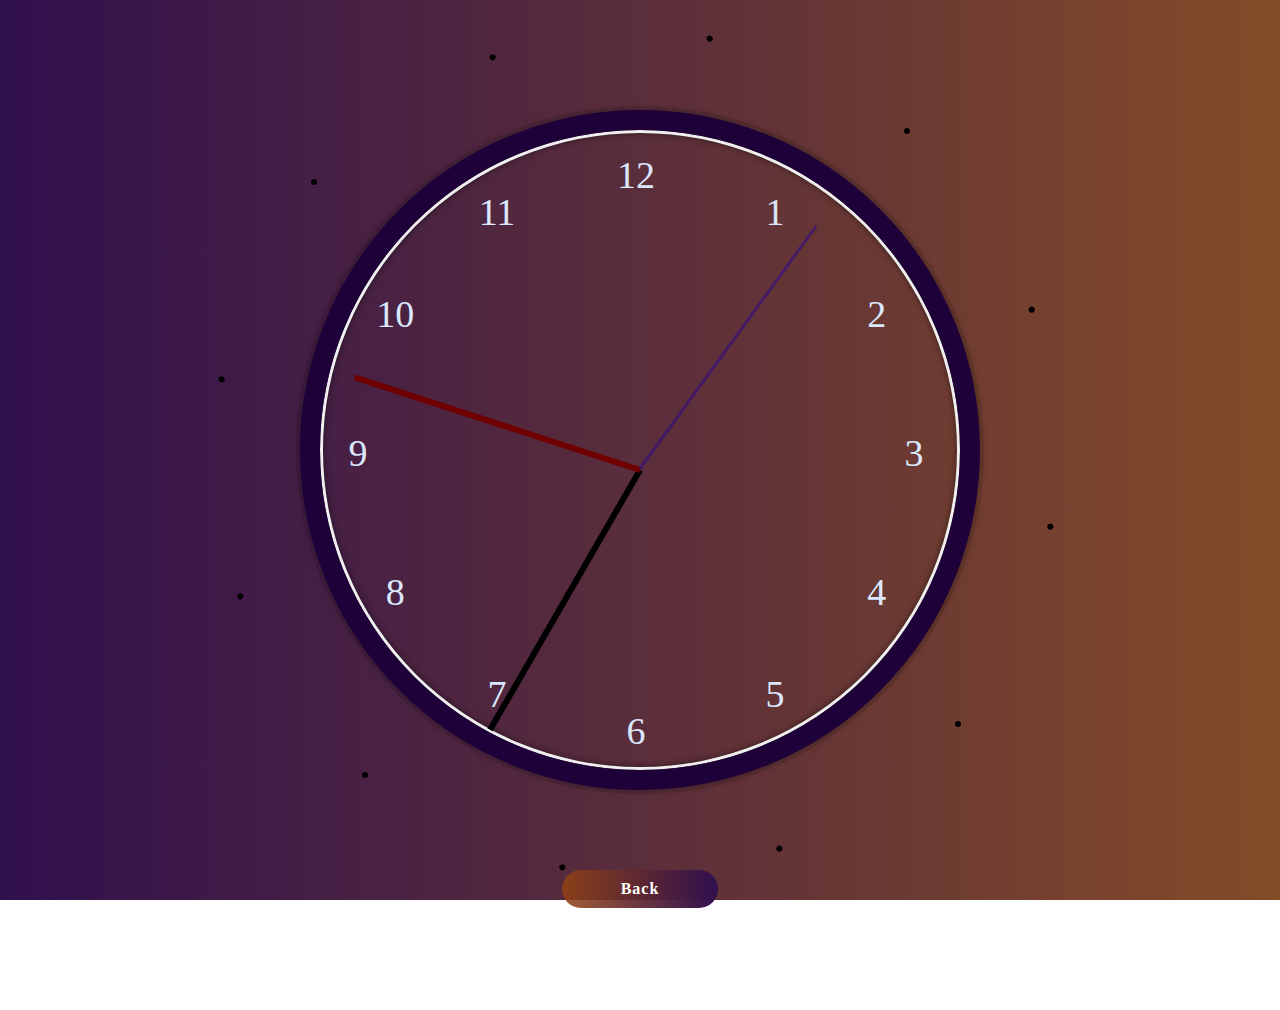
<file: Clock2.html>
<!DOCTYPE html>
<html lang="en">
<head>
  <meta charset="UTF-8">
  <title>Analog Clock</title>
</head>
<body>


    <div class="clock">
      <div class="clock-face">
        <div class="hand hour-hand"></div>
        <div class="hand min-hand"></div>
        <div class="hand second-hand"></div>
        <ul id="clock">
          <li class="numbers"><span>1</span></li>
          <li class="numbers"><span>2</span></li>
          <li class="numbers"><span>3</span></li>
          <li class="numbers"><span>4</span></li>
          <li class="numbers"><span>5</span></li>
          <li class="numbers"><span>6</span></li>
          <li class="numbers"><span>7</span></li>
          <li class="numbers"><span>8</span></li>
          <li class="numbers"><span>9</span></li>
          <li class="numbers"><span>10</span></li>
          <li class="numbers"><span>11</span></li>
          <li class="numbers"><span>12</span></li>
        
      </ul>
      </div>
      <a href="web2.html" class="btn">Back</a>

    </div>


  <style>
    html {
      background: white;
      background-size: cover;
      font-family: 'helvetica neue';
      text-align: center;
      font-size: 10px;
    }

    body {
      margin: 0;
      font-size: 2rem;
      display: flex;
      flex: 1;
      min-height: 100vh;
      align-items: center;
      background: linear-gradient(to right, rgb(48, 16, 78), #702d03da);

    }

.numbers {
  position: absolute;
  width: 100%;
  height: 100%;
  padding: 1%;
  text-align: center;
  margin-left: -5rem;
  margin-top: -2rem;
}
.numbers span {
  display: block;
  color: #dbe7fd;
  font-size: 38px;
  
}
.numbers:nth-child(1) {
  transform: rotate(30deg);
}
.numbers:nth-child(1) span {
  transform: rotate(-30deg);
}
.numbers:nth-child(2) {
  transform: rotate(60deg);
}
.numbers:nth-child(2) span {
  transform: rotate(-60deg);
}
.numbers:nth-child(3) {
  transform: rotate(90deg);
}
.numbers:nth-child(3) span {
  transform: rotate(-90deg);
}
.numbers:nth-child(4) {
  transform: rotate(120deg);
}
.numbers:nth-child(4) span {
  transform: rotate(-120deg);
}
.numbers:nth-child(5) {
  transform: rotate(150deg);
}
.numbers:nth-child(5) span {
  transform: rotate(-150deg);
}
.numbers:nth-child(6) {
  transform: rotate(180deg);
}
.numbers:nth-child(6) span {
  transform: rotate(-180deg);
}
.numbers:nth-child(7) {
  transform: rotate(210deg);
}
.numbers:nth-child(7) span {
  transform: rotate(-210deg);
}
.numbers:nth-child(8) {
  transform: rotate(240deg);
}
.numbers:nth-child(8) span {
  transform: rotate(-240deg);
}
.numbers:nth-child(9) {
  transform: rotate(270deg);
}
.numbers:nth-child(9) span {
  transform: rotate(-270deg);
}
.numbers:nth-child(10) {
  transform: rotate(300deg);
}
.numbers:nth-child(10) span {
  transform: rotate(-300deg);
}
.numbers:nth-child(11) {
  transform: rotate(330deg);
}
.numbers:nth-child(11) span {
  transform: rotate(-330deg);
}

    .clock {
      width: 60rem;
      height: 60rem;
      border: 20px solid rgb(30, 1, 56);
      border-radius: 50%;
      margin: 50px auto;
      position: relative;
      padding: 2rem;
      box-shadow:
        0 0 0 4px rgba(0,0,0,0.1),
        inset 0 0 0 3px #EFEFEF,
        inset 0 0 10px black,
        0 0 10px rgba(0,0,0,0.2);
    }

    .clock-face {
      position: relative;
      width: 100%;
      height: 100%;
      transform: translateY(-3px); /* account for the height of the clock hands */
    }
    .hand {
      width: 50%;
      height: 6px;
      background: black;
      position: absolute;
      top: 50%;
      transform-origin: 100%;
      transform: rotate(90deg);
      transition: all 0.4s;
    }
    .second-hand{
        background-color: rgba(51, 12, 135, 0.592);
        transition:0.4s;
        height: 3px;
    }
    .hour-hand{
        transition:0.4s;
    }
    .min-hand{
        transition:0.4s;
        background-color: rgb(112, 0, 0);
    }


    a {
            text-decoration: none;
            margin-top: 10rem;
            justify-content: center;
            width: 10rem;
            
           
        }

        .btn{
            display: inline-block;
            padding: 1rem 2.8rem;
            background: var(--main-color) ;
            border-radius: 5rem;
            box-shadow: 1rem var(--main-color) ;
            font-size: 1.6rem;
            color: white;
            letter-spacing: .1rem;
            font-weight: 600;
            transition: .5s ease;
            background: linear-gradient(to left, rgb(48, 16, 78), #934311da);
        }


        .btn:hover {
            background: #7f5af0;
            color: #fff;
            border-radius: 10px;
            box-shadow: 0 0 5px #7f5af0,
                        0 0 25px #7f5af0,
                        0 0 50px #7f5af0,
                        0 0 100px #7f5af0;

        }
  </style>

  <script>

    let minHand = document.querySelector('.min-hand');
    let hourHand = document.querySelector('.hour-hand');
    let secHand = document.querySelector('.second-hand');
    function clock(){
        let time = new Date();
        let hrs = time.getHours();
        let mins = time.getMinutes();
        hrs = (((hrs*60)/12)*6)+90;   
        hourHand.style.transform = `rotate(${hrs}deg)`;
        
        mins=(mins*6)+90;
        minHand.style.transform = `rotate(${mins}deg)`;

        let sec = time.getSeconds();
        sec = (sec*6)+90;
        secHand.style.transform = `rotate(${sec}deg)`;
    }
    setInterval(clock,1000)
    clock();
  </script>
</body>
</html>
</file>
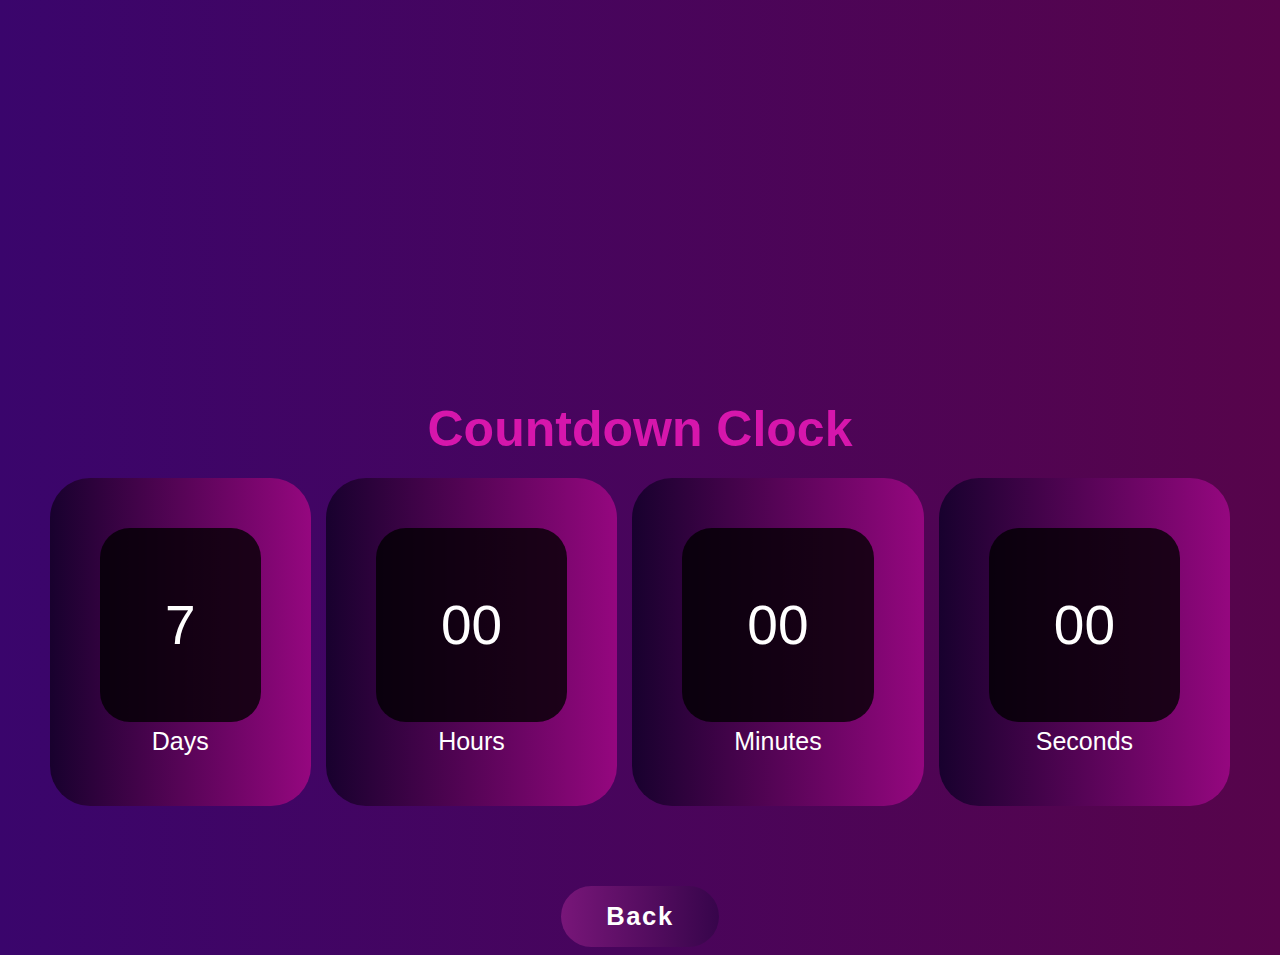
<file: Countdown.html>
<!DOCTYPE html>
<html lang="en">
<head>
    <meta charset="UTF-8">
    <meta name="viewport" content="width=device-width, initial-scale=1.0">
    <meta http-equiv="X-UA-Compatible" content="ie=edge">
    <meta name="description" content="holiday count down calculator">
    <title>Countdown</title>

    <style>
        body{
            text-align: center;
            margin-top: 25rem;
            background: linear-gradient(to right, rgb(58, 5, 108), #57044b);
            font-family: sans-serif, arial;
            font-weight: bold;
        }

        h1{
            color: rgb(214, 22, 172);
            font-weight: bold;
            font-size: 50px;
            margin: 135px 0px 20px;
        }

        #clockdiv{
            font-family: sans-serif;
            color: #fff;
            display: inline-block;
            font-weight: 100;
            text-align: center;
            font-size: 55px;
        }

        #clockdiv > div{
            padding: 50px;
            border-radius: 40px;
            background: linear-gradient(to right, rgb(24, 1, 46), #95077f);
            display: inline-block;
        }

        #clockdiv div > span{
            padding: 65px;
            border-radius: 30px;
            background: #000000c6;
            display: inline-block;
        }

        .smalltext{
            padding-top: 5px;
            font-size: 25px;
        }
        
        a {
            text-decoration: none;
            margin-top: 5rem;
            justify-content: center;
            
           
        }

        .btn{
            display: inline-block;
            padding: 1rem 2.8rem;
            background: var(--main-color) ;
            border-radius: 5rem;
            box-shadow: 1rem var(--main-color) ;
            font-size: 1.6rem;
            color: var(--second-bg-color) ;
            letter-spacing: .1rem;
            font-weight: 600;
            transition: .5s ease;
            background: linear-gradient(to right, rgb(120, 22, 121), #37054b);
        }


        .btn:hover {
            background: #7f5af0;
            color: #fff;
            border-radius: 10px;
            box-shadow: 0 0 5px #7f5af0,
                        0 0 25px #7f5af0,
                        0 0 50px #7f5af0,
                        0 0 100px #7f5af0;

        }
    </style>


</head>
<body>
    <h1>Countdown Clock</h1>
    <div id="clockdiv">
        <div>
            <span class="days"></span>
            <div class="smalltext">Days</div>
        </div>
        <div>
            <span class="hours"></span>
            <div class="smalltext">Hours</div>
        </div>
        <div>
            <span class="minutes"></span>
            <div class="smalltext">Minutes</div>
        </div>
        <div>
            <span class="seconds"></span>
            <div class="smalltext">Seconds</div>
        </div>
        <a href="web2.html" class="btn">Back</a>

    </div>
    

    <script>
        function getTimeRemaining(endtime){
    var t = Date.parse(endtime) - Date.parse(new Date()); // get total difference in seconds
    var seconds = Math.floor((t / 1000) % 60); // convert total seconds to number of seconds by diving total seconds by number of seconds remaining after days,hours, and minutes are account for
    var minutes = Math.floor((t / 1000 /60) % 60); // convert total seconds to number of minutes by diving total seconds by number of minutes remaining after days and hours are account for
    var hours = Math.floor((t / (1000 * 60 *60)) % 24); // convert total seconds to number of hours by diving total seconds by number of hours remaining after days are accounted for 
    var days = Math.floor(t / (1000 * 60 * 60 * 24)); // convert total seconds to number of days by dividing total seconds by number of days in seconds
    debugger;
    return {
        'total' : t,
        'days' : days,
        'hours' : hours,
        'minutes' : minutes,
        'seconds' : seconds
    };
}

function initializeClock(id, endtime){
    var clock = document.getElementById(id); //first grab #clockdiv from div
    var daysSpan = clock.querySelector('.days'); // grab the days span tag from the #clockdiv's div
    var hoursSpan = clock.querySelector('.hours'); // grab the hours span tag from the #clockdiv's div
    var minutesSpan = clock.querySelector('.minutes'); // grab the minutes span tag from the #clockdiv's div
    var secondsSpan = clock.querySelector('.seconds'); // grab the seconds span tag from the #clockdiv's div

    function updateClock(){
        var t = getTimeRemaining(endtime); // calculate endtime date - current date and return a date object with days, hours, minutes, and seconds
    
        daysSpan.innerHTML = t.days; //display number of days
        hoursSpan.innerHTML = ('0' + t.hours).slice(-2); //use negative to slice from end of string. when number is 024, the 0 will be sliced, return 24. When number is 09, slice will return 09. 
        minutesSpan.innerHTML = ('0' + t.minutes).slice(-2);
        secondsSpan.innerHTML = ('0' + t.seconds).slice(-2);
    
        if(t.total <=0){
            clearInterval(timeinterval);
        }
    }

    updateClock();
    var timeinterval = setInterval(updateClock, 1000);
}

//initialize today's date and then add days, hours, minutes, and seconds to it.
//set today as new Date
//add number of days (in seconds)
//parse the total number of seconds
//convert the total number of seconds into the new date
var deadline = new Date(Date.parse(new Date()) + 7 * 24 * 60 *60 *1000); 

initializeClock('clockdiv', deadline); // grab needed HTML elements from the page, and add the date from which the timer begin its countdown
    </script>
</body>
</html>
</file>
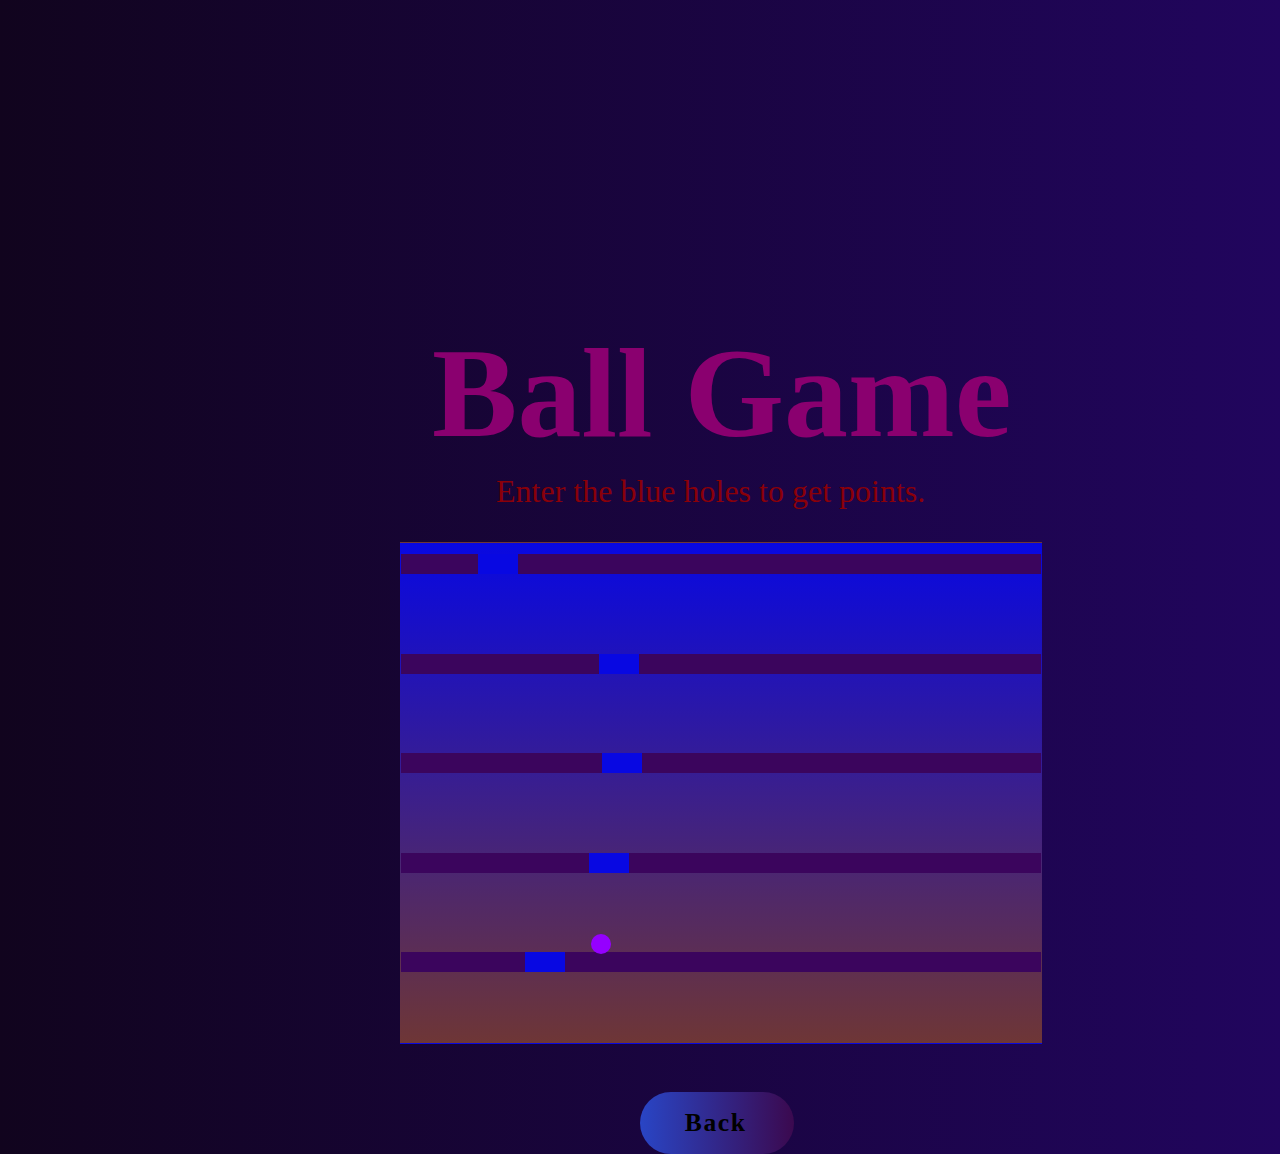
<file: WebGame.html>
<!DOCTYPE html>
<html lang="en">
<head>
    <meta charset="UTF-8">
    <title>Ball game</title>
   
    <style>

html{
    background: linear-gradient(to right, rgb(17, 4, 30), #21055e);

}
body{
    padding: 0;
    margin: auto;
    margin-left: 65rem;
    margin-top: 20rem;

}

.page-heading{
    margin-left: 2rem;
    font-weight: bold;
    font-size: 8rem;
    color: #8a006f;
}

p{
    margin-left: 6rem;
    margin-top: -5rem;
    font-size: 2rem;
    color: #8a0009;
}
#game{
    width: 40rem;
    height: 500px;
    border: 1px solid transparent;
    overflow: hidden;
    background: linear-gradient(rgb(8, 8, 226), rgb(110, 54, 54));
    
}
#character{
    width: 20px;
    height: 20px;
    background-color: rgb(149, 0, 255);
    border-radius: 50%;
    position: relative;
    top: 400px;
    left: 190px;
    z-index: 1000000;
}
.block{
    width: 40rem;
    height: 20px;
    background-color: rgb(59, 5, 93);
    position: relative;
    top: 100px;
    margin-top: -20px;
}
.hole{
    width: 40px;
    height: 20px;
    background-color: rgb(8, 8, 226);
    position: relative;
    top: 100px;
    margin-top: -20px;
}

a {
    text-decoration: none;
    margin-left: 15rem;
    margin-top: 3rem;
    
    

}

.btn{
    display: inline-block;
    padding: 1rem 2.8rem;
    width: 4rem;
    background: var(--main-color) ;
    border-radius: 5rem;
    box-shadow: 1rem var(--main-color) ;
    font-size: 1.6rem;
    color: var(--second-bg-color) ;
    letter-spacing: .1rem;
    font-weight: 600;
    transition: .5s ease;
    background: linear-gradient(to right, rgb(41, 69, 197), #3b094f);
}


.btn:hover {
    background: #7f5af0;
    color: #fff;
    border-radius: 10px;
    box-shadow: 0 0 5px #7f5af0,
                0 0 25px #7f5af0,
                0 0 50px #7f5af0,
                0 0 100px #7f5af0;

}

@media (max-width: 2000px) {
    body{
    padding: 0;
    margin: auto;
    margin-left: 50rem;
    margin-top: 20rem;
}    
}

@media (max-width: 1750px) {
    body{
    padding: 0;
    margin: auto;
    margin-left: 45rem;
    margin-top: 20rem;
    
}    
}

@media (max-width: 1440px) {
    body{
    padding: 0;
    margin: auto;
    margin-left: 25rem;
    margin-top: 20rem;
    
}    
}

@media (max-width: 1024px) {
    body{
    padding: 0;
    margin: auto;
    margin-left: 10rem;
    margin-top: 20rem;

    }    
}

    </style>
</head>
<body>

    <h1 class="page-heading">Ball Game</h1>
    <p>Enter the blue holes to get points.</p>
<div id="game">
    <div id="character"></div>
</div>
<a href="web2.html" class="btn">Back</a>
    
</body>
<script>
    var character = document.getElementById("character");
var game = document.getElementById("game");
var interval;
var both = 0;
var counter = 0;
var currentBlocks = [];

function moveLeft(){
    var left = parseInt(window.getComputedStyle(character).getPropertyValue("left"));
    if(left>0){
        character.style.left = left - 2 + "px";
    }
}
function moveRight(){
    var left = parseInt(window.getComputedStyle(character).getPropertyValue("left"));
    if(left<380){
        character.style.left = left + 2 + "px";
    }
}
document.addEventListener("keydown", event => {
    if(both==0){
        both++;
        if(event.key==="ArrowLeft"){
            interval = setInterval(moveLeft, 1);
        }
        if(event.key==="ArrowRight"){
            interval = setInterval(moveRight, 1);
        }
    }
});
document.addEventListener("keyup", event => {
    clearInterval(interval);
    both=0;
});

var blocks = setInterval(function(){
    var blockLast = document.getElementById("block"+(counter-1));
    var holeLast = document.getElementById("hole"+(counter-1));
    if(counter>0){
        var blockLastTop = parseInt(window.getComputedStyle(blockLast).getPropertyValue("top"));
        var holeLastTop = parseInt(window.getComputedStyle(holeLast).getPropertyValue("top"));
    }
    if(blockLastTop<400||counter==0){
        var block = document.createElement("div");
        var hole = document.createElement("div");
        block.setAttribute("class", "block");
        hole.setAttribute("class", "hole");
        block.setAttribute("id", "block"+counter);
        hole.setAttribute("id", "hole"+counter);
        block.style.top = blockLastTop + 100 + "px";
        hole.style.top = holeLastTop + 100 + "px";
        var random = Math.floor(Math.random() * 360);
        hole.style.left = random + "px";
        game.appendChild(block);
        game.appendChild(hole);
        currentBlocks.push(counter);
        counter++;
    }
    var characterTop = parseInt(window.getComputedStyle(character).getPropertyValue("top"));
    var characterLeft = parseInt(window.getComputedStyle(character).getPropertyValue("left"));
    var drop = 0;
    if(characterTop <= 0){
        alert("OOPSS Game over!. You Scored: "+(counter-9));
        clearInterval(blocks);
        location.reload();
    }
    for(var i = 0; i < currentBlocks.length;i++){
        let current = currentBlocks[i];
        let iblock = document.getElementById("block"+current);
        let ihole = document.getElementById("hole"+current);
        let iblockTop = parseFloat(window.getComputedStyle(iblock).getPropertyValue("top"));
        let iholeLeft = parseFloat(window.getComputedStyle(ihole).getPropertyValue("left"));
        iblock.style.top = iblockTop - 0.5 + "px";
        ihole.style.top = iblockTop - 0.5 + "px";
        if(iblockTop < -20){
            currentBlocks.shift();
            iblock.remove();
            ihole.remove();
        }
        if(iblockTop-20<characterTop && iblockTop>characterTop){
            drop++;
            if(iholeLeft<=characterLeft && iholeLeft+20>=characterLeft){
                drop = 0;
            }
        }
    }
    if(drop==0){
        if(characterTop < 480){
            character.style.top = characterTop + 2 + "px";
        }
    }else{
        character.style.top = characterTop - 0.5 + "px";
    }
},1);
</script>
</html>
</file>
